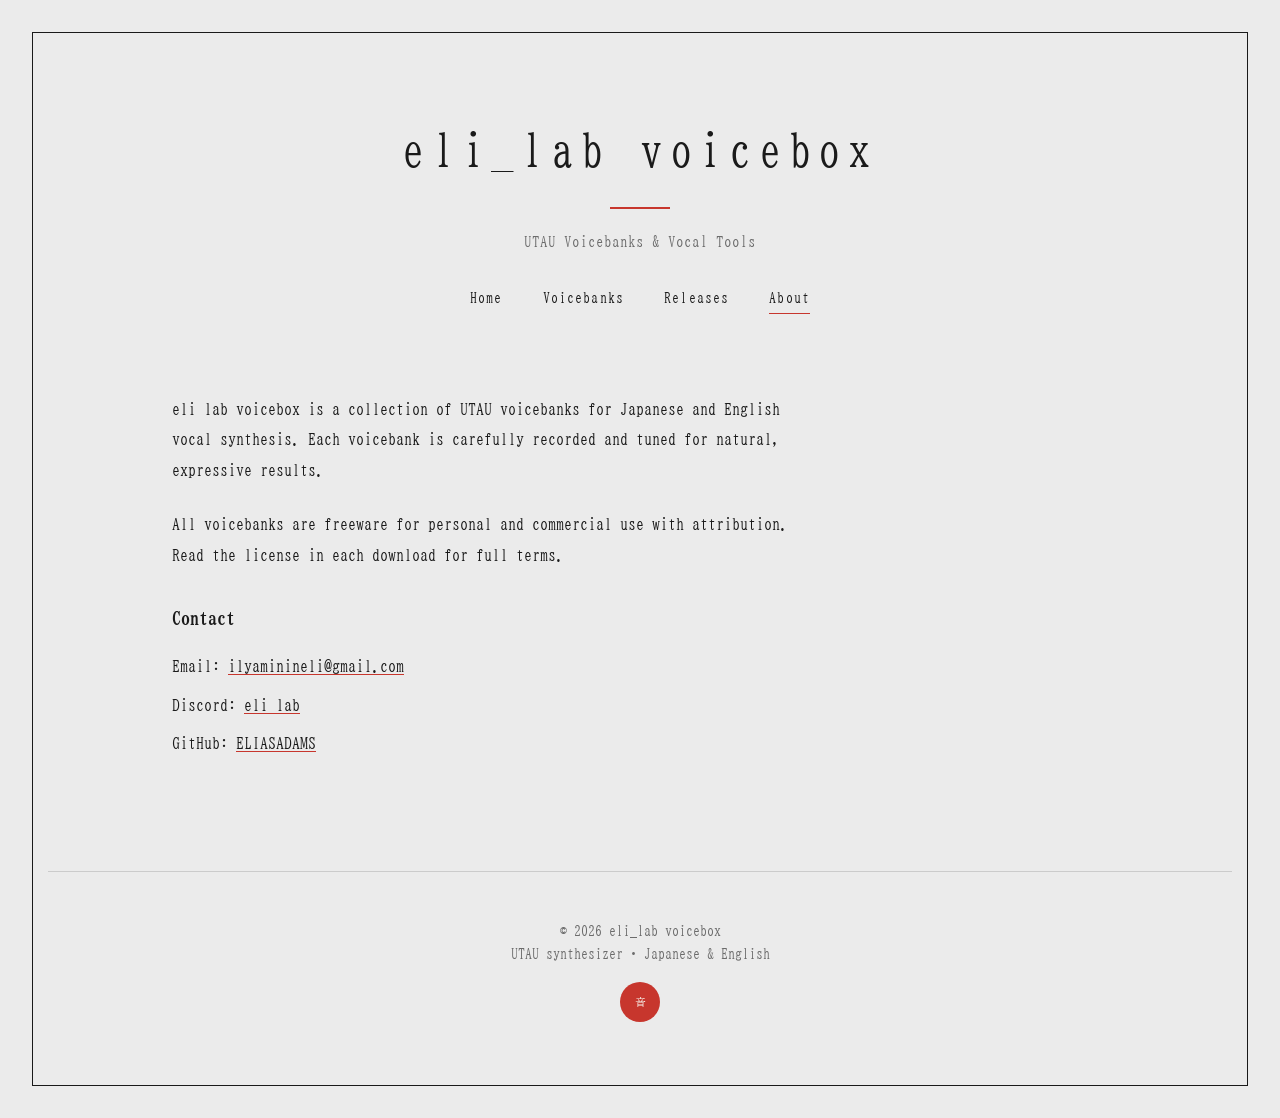
<file: about.html>
<!DOCTYPE html>
<html lang="en">

<head>
    <meta charset="UTF-8">
    <meta name="viewport" content="width=device-width,initial-scale=1.0">
    <title>About — eli_lab voicebox</title>
    <link rel="preconnect" href="https://fonts.googleapis.com">
    <link rel="preconnect" href="https://fonts.gstatic.com" crossorigin>
    <link href="https://fonts.googleapis.com/css2?family=BIZ+UDMincho&display=swap" rel="stylesheet">
    <link rel="stylesheet" href="assets/css/style.css">
</head>

<body>
    <header>
        <h1>eli_lab voicebox</h1>
        <p class="tagline">UTAU Voicebanks & Vocal Tools</p>
        <nav>
            <a href="index.html">Home</a>
            <a href="voicebanks.html">Voicebanks</a>
            <a href="releases.html">Releases</a>
            <a href="about.html" class="active">About</a>
        </nav>
    </header>

    <main>
        <div style="max-width: 650px; line-height: 1.9;">
            <p style="margin-bottom: 1.5rem;">
                eli_lab voicebox is a collection of UTAU voicebanks for Japanese and English vocal synthesis.
                Each voicebank is carefully recorded and tuned for natural, expressive results.
            </p>
            <p style="margin-bottom: 1.5rem;">
                All voicebanks are freeware for personal and commercial use with attribution.
                Read the license in each download for full terms.
            </p>
            <h3 style="font-family: var(--font-heading); font-size: 1.1rem; margin: 2rem 0 1rem;">Contact</h3>
            <p style="margin-bottom: 0.5rem;">Email: <a href="mailto:ilyaminineli@gmail.com">ilyaminineli@gmail.com</a>
            </p>
            <p style="margin-bottom: 0.5rem;">Discord: <a href="https://discord.gg/vx7zEndReb">eli_lab</a></p>
            <p>GitHub: <a href="https://github.com/ELIASADAMS">ELIASADAMS</a></p>
        </div>
    </main>

    <footer>
        <p>© 2026 eli_lab voicebox</p>
        <p>UTAU synthesizer • Japanese & English</p>
        <div class="seal">音</div>
    </footer>

    <script src="assets/js/main.js"></script>
</body>

</html>
</file>
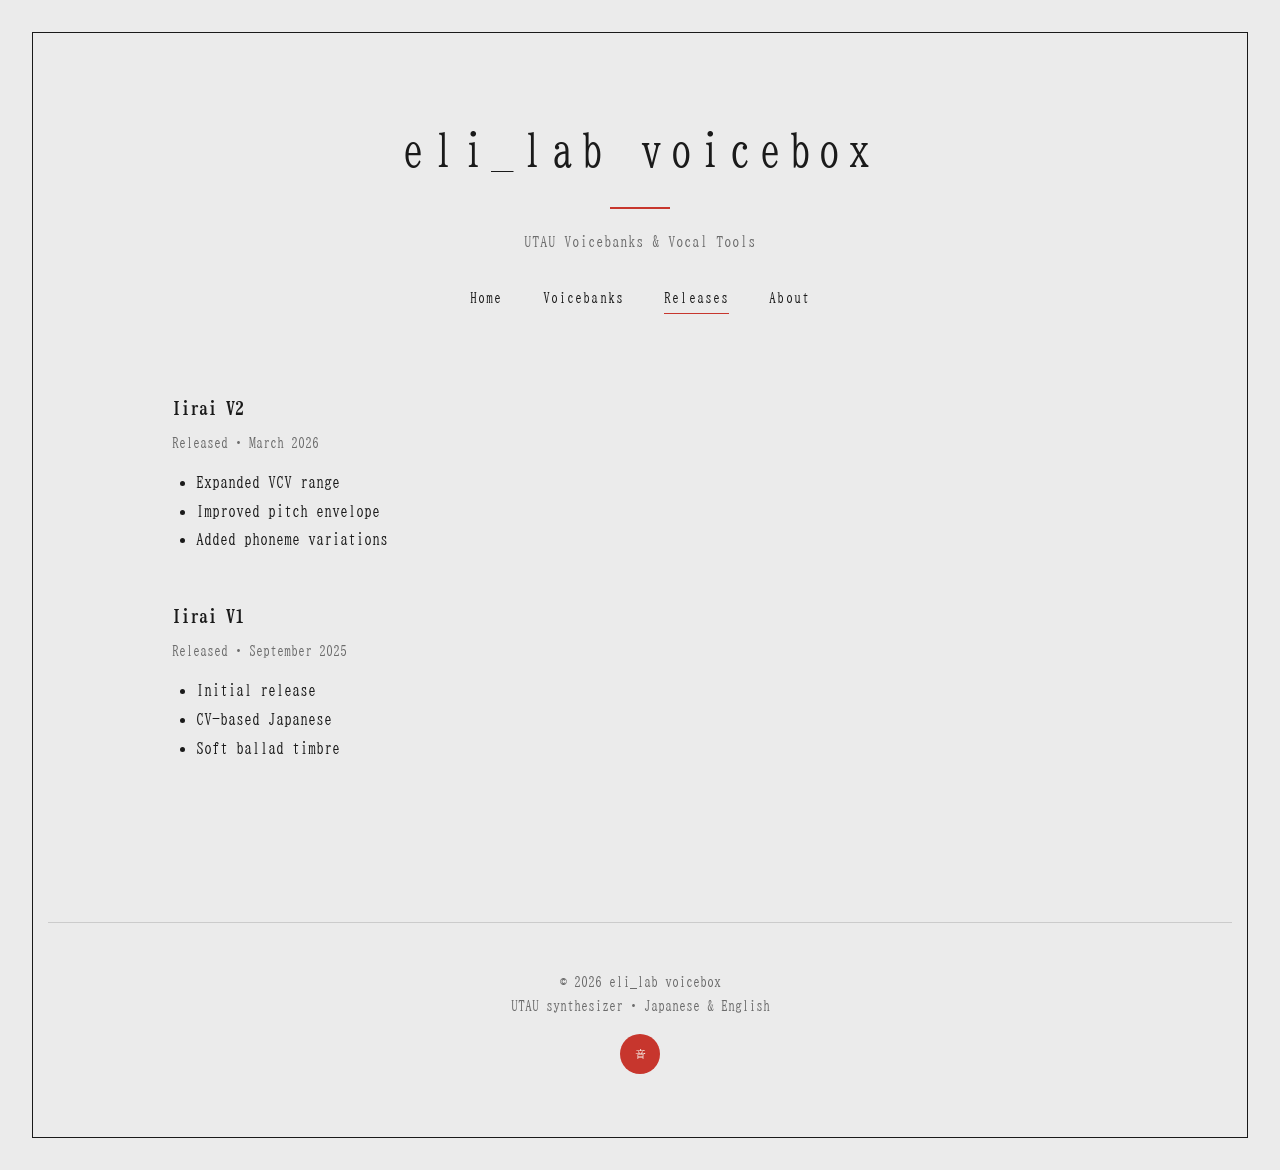
<file: releases.html>
<!DOCTYPE html>
<html lang="en">

<head>
    <meta charset="UTF-8">
    <meta name="viewport" content="width=device-width,initial-scale=1.0">
    <title>Releases — eli_lab voicebox</title>
    <link rel="preconnect" href="https://fonts.googleapis.com">
    <link rel="preconnect" href="https://fonts.gstatic.com" crossorigin>
    <link href="https://fonts.googleapis.com/css2?family=BIZ+UDMincho&display=swap" rel="stylesheet">
    <link rel="stylesheet" href="assets/css/style.css">
</head>

<body>
    <header>
        <h1>eli_lab voicebox</h1>
        <p class="tagline">UTAU Voicebanks & Vocal Tools</p>
        <nav>
            <a href="index.html">Home</a>
            <a href="voicebanks.html">Voicebanks</a>
            <a href="releases.html" class="active">Releases</a>
            <a href="about.html">About</a>
        </nav>
    </header>

    <main>
        <div style="max-width: 600px;">
            <article style="margin-bottom: 3rem;">
                <h3 style="font-family: var(--font-heading); font-size: 1.1rem; margin-bottom: 0.5rem;">Iirai V2</h3>
                <p style="color: #6b6b6b; font-size: 0.85rem; margin-bottom: 0.8rem;">Released • March 2026</p>
                <ul style="margin-left: 1.5rem; line-height: 1.8;">
                    <li>Expanded VCV range</li>
                    <li>Improved pitch envelope</li>
                    <li>Added phoneme variations</li>
                </ul>
            </article>
            <article style="margin-bottom: 3rem;">
                <h3 style="font-family: var(--font-heading); font-size: 1.1rem; margin-bottom: 0.5rem;">Iirai V1</h3>
                <p style="color: #6b6b6b; font-size: 0.85rem; margin-bottom: 0.8rem;">Released • September 2025</p>
                <ul style="margin-left: 1.5rem; line-height: 1.8;">
                    <li>Initial release</li>
                    <li>CV-based Japanese</li>
                    <li>Soft ballad timbre</li>
                </ul>
            </article>
        </div>
    </main>

    <footer>
        <p>© 2026 eli_lab voicebox</p>
        <p>UTAU synthesizer • Japanese & English</p>
        <div class="seal">音</div>
    </footer>

    <script src="assets/js/main.js"></script>
</body>

</html>
</file>
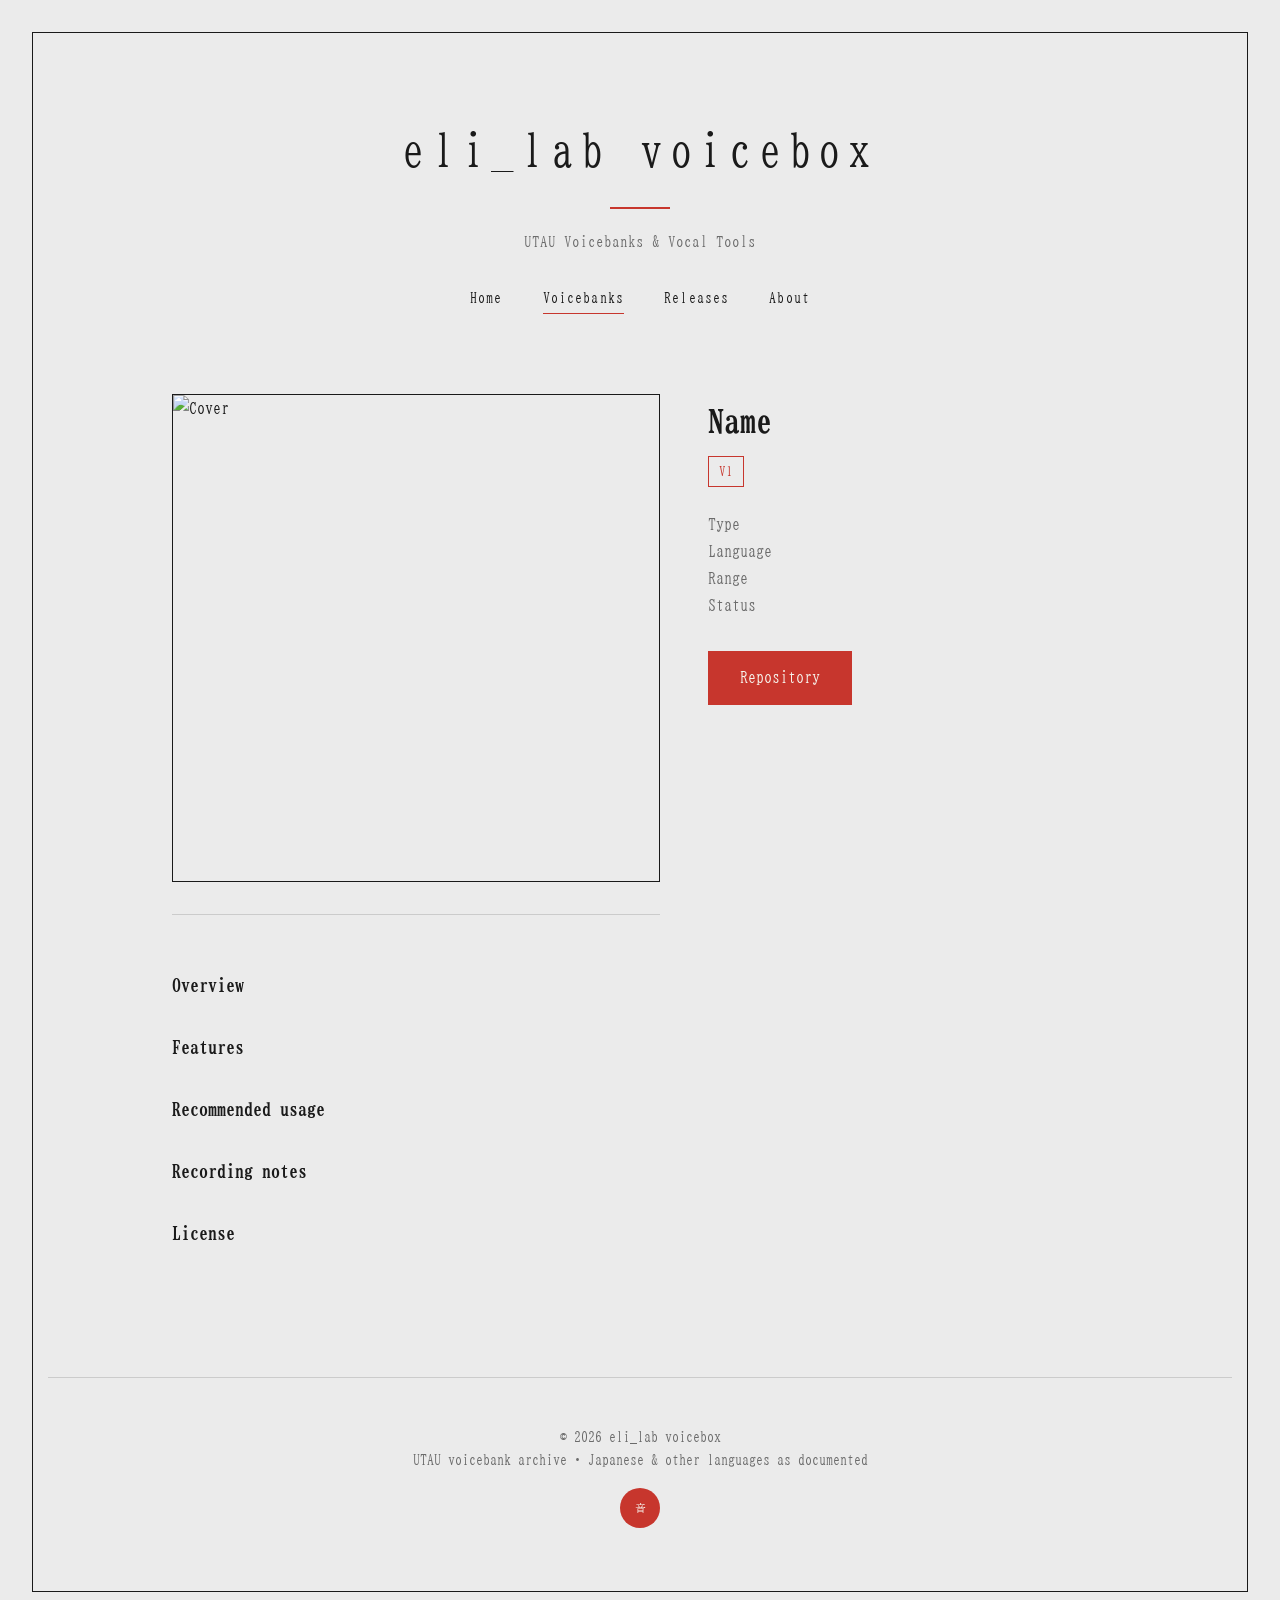
<file: voicebank.html>
<!DOCTYPE html>
<html lang="en">
<head>
    <meta charset="UTF-8">
    <meta name="viewport" content="width=device-width,initial-scale=1.0">
    <title>Voicebank — eli_lab voicebox</title>
    <link rel="preconnect" href="https://fonts.googleapis.com">
    <link rel="preconnect" href="https://fonts.gstatic.com" crossorigin>
    <link href="https://fonts.googleapis.com/css2?family=BIZ+UDMincho&display=swap" rel="stylesheet">
    <link rel="stylesheet" href="assets/css/style.css">
    <style>
        .vb-detail{display:grid;grid-template-columns:1.1fr .9fr;gap:3rem;align-items:start;max-width:1000px;margin:0 auto}
        .vb-cover{border:var(--border-thin);aspect-ratio:1;overflow:hidden;display:flex;align-items:center;justify-content:center;margin-bottom:2rem}
        .vb-cover img{width:100%;height:100%;object-fit:cover;display:block}
        .vb-wiki{border-top:1px solid rgba(26,26,26,.15);padding-top:1.5rem}
        .vb-wiki h3{font-family:var(--font-heading);font-size:1.1rem;margin:2rem 0 1rem}
        .vb-wiki ul{margin-left:1.5rem;line-height:1.7}
        .vb-wiki p{line-height:1.7;margin-bottom:1rem}
        .vb-info{position:sticky;top:2rem}.vb-info h2{font-family:var(--font-heading);font-size:2rem;margin-bottom:.5rem}
        .vb-version{display:inline-block;font-size:.8rem;color:#c7362d;border:1px solid #c7362d;padding:.2rem .6rem;margin:0 0 1.5rem}
        .vb-specs dl{display:grid;grid-template-columns:auto 1fr;gap:.5rem 1.5rem;margin:1.5rem 0}.vb-specs dt{color:#6b6b6b}.vb-specs dd{margin:0}
        .vb-desc{margin:1.5rem 0;line-height:1.8}
        .download-btn{display:inline-block;background:#c7362d;color:#f7f4ed;padding:.8rem 2rem;text-decoration:none;margin-top:.5rem}
        .download-btn:hover{opacity:.85}
        .vb-external-links{display:flex;flex-wrap:wrap;gap:1rem;margin-top:1rem}.vb-external-links a{border-bottom:1px solid #c7362d}
        @media(max-width:768px){.vb-detail{grid-template-columns:1fr}.vb-info{position:static}}
    </style>
</head>
<body>
<header><h1>eli_lab voicebox</h1><p class="tagline">UTAU Voicebanks & Vocal Tools</p><nav><a href="index.html">Home</a><a href="voicebanks.html" class="active">Voicebanks</a><a href="releases.html">Releases</a><a href="about.html">About</a></nav></header>
<main><div class="vb-detail">
<div><div class="vb-cover"><img id="vb-cover-img" alt="Cover"></div><div class="vb-wiki"><h3>Overview</h3><p id="vb-overview"></p><h3>Features</h3><ul id="vb-features"></ul><h3>Recommended usage</h3><p id="vb-usage"></p><h3>Recording notes</h3><p id="vb-recording"></p><h3>License</h3><p id="vb-license"></p><div id="vb-gallery"></div><div class="vb-external-links"><a id="vb-wiki-link" href="#" target="_blank" rel="noopener noreferrer" hidden>Wiki</a></div></div></div>
<div class="vb-info"><h2 id="vb-name">Name</h2><span class="vb-version" id="vb-version">V1</span><dl class="vb-specs"><dt>Type</dt><dd id="vb-type"></dd><dt>Language</dt><dd id="vb-language"></dd><dt>Range</dt><dd id="vb-range"></dd><dt>Status</dt><dd id="vb-status"></dd></dl><p class="vb-desc" id="vb-desc"></p><a href="#" class="download-btn" id="vb-download">Repository</a></div>
</div></main>
<footer><p>© 2026 eli_lab voicebox</p><p>UTAU voicebank archive • Japanese & other languages as documented</p><div class="seal">音</div></footer>
<script src="assets/js/main.js"></script>
</body></html>
</file>
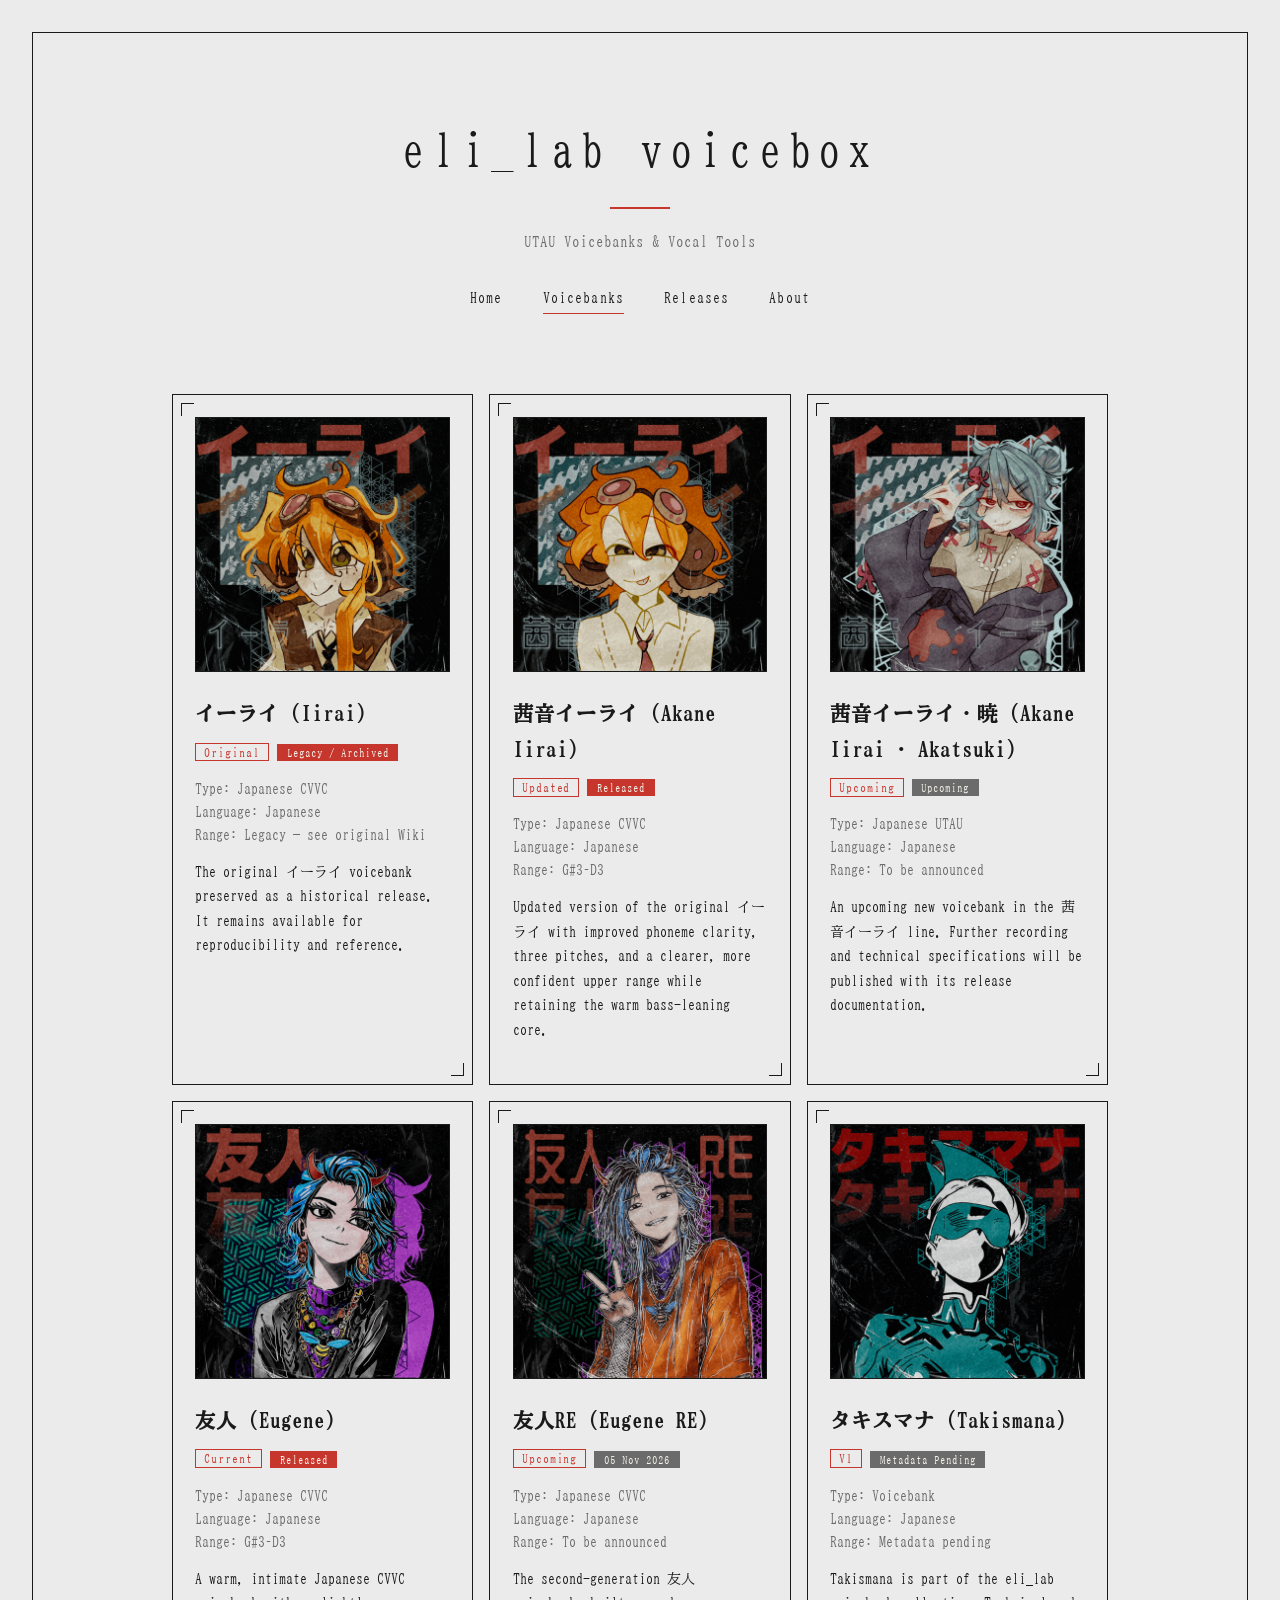
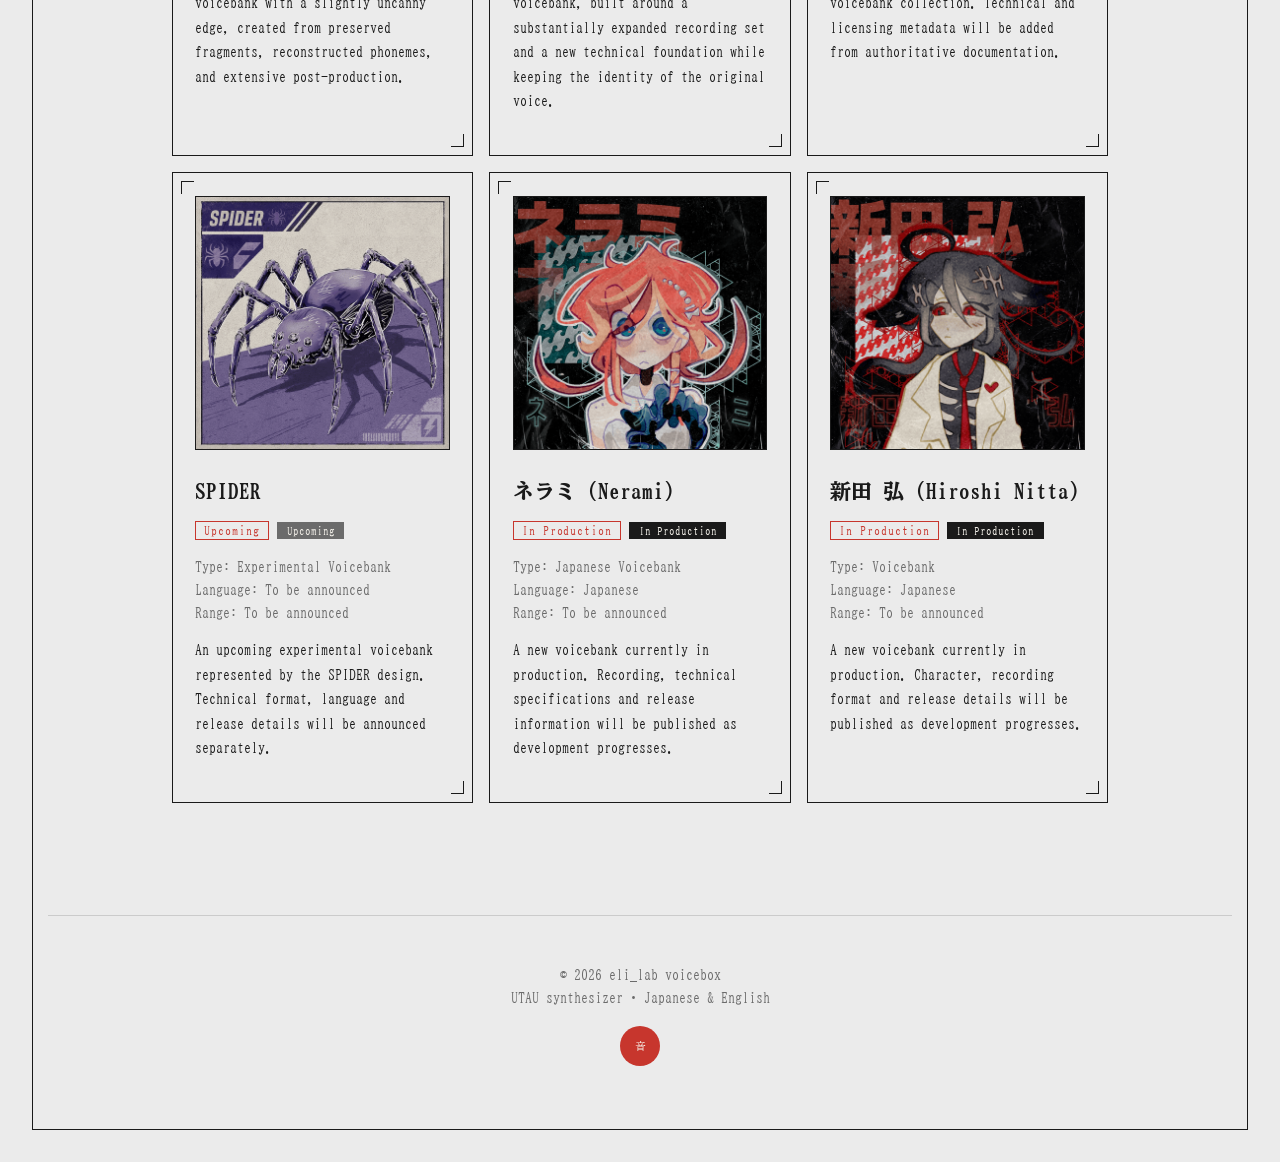
<file: voicebanks.html>
<!DOCTYPE html>
<html lang="en">

<head>
    <meta charset="UTF-8">
    <meta name="viewport" content="width=device-width,initial-scale=1.0">
    <title>Voicebanks — eli_lab voicebox</title>
    <link rel="preconnect" href="https://fonts.googleapis.com">
    <link rel="preconnect" href="https://fonts.gstatic.com" crossorigin>
    <link href="https://fonts.googleapis.com/css2?family=BIZ+UDMincho&display=swap" rel="stylesheet">
    <link rel="stylesheet" href="assets/css/style.css">
</head>

<body>
    <header>
        <h1>eli_lab voicebox</h1>
        <p class="tagline">UTAU Voicebanks & Vocal Tools</p>
        <nav>
            <a href="index.html">Home</a>
            <a href="voicebanks.html" class="active">Voicebanks</a>
            <a href="releases.html">Releases</a>
            <a href="about.html">About</a>
        </nav>
    </header>

    <main>
        <div id="voicebank-grid" class="voicebank-grid"></div>
    </main>

    <footer>
        <p>© 2026 eli_lab voicebox</p>
        <p>UTAU synthesizer • Japanese & English</p>
        <div class="seal">音</div>
    </footer>

    <script src="assets/js/main.js"></script>
</body>

</html>
</file>
<file: assets/css/style.css>
:root {
    --bg-paper:#f7f4ed; --ink-black:#1a1a1a; --vermillion:#c7362d; --indigo-muted:#4a5a6b; --sumi-gray:#6b6b6b;
    --border-thin:1px solid #1a1a1a; --border-subtle:1px solid rgba(26,26,26,.15); --frame-offset:2rem;
    --font-family-base:system-ui,-apple-system,BlinkMacSystemFont,"Segoe UI",sans-serif;
    --font-display:"Hiragino Maru Gothic ProN","Yu Mincho","Noto Serif JP",sans-serif;
    --font-body:"BIZ UDMincho",system-ui,sans-serif;
    --radius-sm:6px; --radius-md:12px; --radius-lg:14px; --radius-xl:16px; --radius-full:999px;
    --paper-color:#f5efe8;
}

*{margin:0;padding:0;box-sizing:border-box}
html,body{max-width:100%;overflow-x:hidden}
body{color:#1a1a1a;font-family:var(--font-body);line-height:1.7;min-height:100vh;margin:0;position:relative;padding:3rem;background:#ebebeb url("https://www.transparenttextures.com/patterns/sandpaper.png")}
main,.body,.download-link,.wiki-button,.wiki-infobox,.audio-preview,.footer_container,.info-box,.contact-card .timeline-date,.site-title-block{background:#ebebeb url("https://www.transparenttextures.com/patterns/sandpaper.png")}

/* Decorative frame belongs to the page, not to the viewport. Keep it behind content so it never overlays text or artwork. */
body::before{content:"";position:absolute;top:var(--frame-offset);left:var(--frame-offset);right:var(--frame-offset);bottom:var(--frame-offset);border:1px solid #1a1a1a;pointer-events:none;z-index:0}
body>header,body>main,body>footer{position:relative;z-index:1}

a{color:#1a1a1a;text-decoration:none;border-bottom:1px solid #c7362d}a:hover{opacity:.7}
header{padding:4rem 2rem 3rem;text-align:center;max-width:900px;margin:0 auto}
header h1{font-family:var(--font-body);font-size:2.8rem;font-weight:400;letter-spacing:.15em;margin-bottom:.5rem;overflow-wrap:anywhere}
header h1::after{content:"";display:block;width:60px;height:2px;background:#c7362d;margin:1.2rem auto 0}
.tagline{font-size:.95rem;color:#6b6b6b;margin-top:1.2rem;font-weight:300}
nav{margin-top:2rem;display:flex;justify-content:center;gap:2.5rem;flex-wrap:wrap}nav a{font-size:.9rem;letter-spacing:.08em;border-bottom:none;position:relative;padding-bottom:.2rem}
nav a::after{content:"";position:absolute;bottom:0;left:50%;width:0;height:1px;background:#c7362d;transition:width .2s}nav a.active::after,nav a:hover::after{width:100%;left:0}
main{width:100%;max-width:1000px;margin:0 auto;padding:2rem 2rem 4rem}
.section-title{font-family:var(--font-body);font-size:1.5rem;margin-bottom:2rem;padding-left:1.2rem;position:relative}.section-title::before{content:"";position:absolute;left:0;top:50%;transform:translateY(-50%);width:4px;height:1.8em;background:#c7362d}
.voicebank-grid{display:grid;grid-template-columns:repeat(auto-fit,minmax(280px,1fr));gap:1rem}.voicebank-card{border:var(--border-thin);padding:1.4rem;position:relative;transition:transform .2s,box-shadow .2s;text-decoration:none;display:block;min-width:0}.voicebank-card:hover{transform:translateY(-3px);box-shadow:0 4px 12px rgba(26,26,26,.08)}
.voicebank-card::before,.voicebank-card::after{content:"";position:absolute;width:12px;height:12px;border:1px solid #1a1a1a}.voicebank-card::before{top:8px;left:8px;border-right:none;border-bottom:none}.voicebank-card::after{bottom:8px;right:8px;border-left:none;border-top:none}
.card-header h2{font-family:var(--font-body);font-size:1.3rem;margin-bottom:.4rem}.version{font-size:.75rem;color:#c7362d;border:1px solid #c7362d;padding:.15rem .5rem;letter-spacing:.08em}.status-badge{font-size:.7rem;padding:.2rem .6rem;margin-left:.5rem}.status-released{background:#c7362d;color:#f7f4ed}.status-beta{background:#4a5a6b;color:#f7f4ed}.status-upcoming{background:#6b6b6b;color:#f7f4ed}.status-production{background:#1a1a1a;color:#f7f4ed}
.card-meta{font-size:.85rem;color:#6b6b6b;margin:.8rem 0}.card-meta span{display:block}.card-desc{font-size:.9rem;margin-bottom:1.2rem}.card-link{font-size:.85rem;border-bottom:1px solid #c7362d}
footer{text-align:center;padding:3rem 2rem;border-top:var(--border-subtle);margin-top:3rem;font-size:.85rem;color:#6b6b6b}.seal{display:inline-block;width:40px;height:40px;background:#c7362d;color:#f7f4ed;border-radius:50%;line-height:40px;font-size:.7rem;margin-top:1rem}

/* Detail pages */
.vb-detail,.vb-detail>div,.vb-info,.vb-wiki{min-width:0;max-width:100%}.vb-detail{display:grid;grid-template-columns:1.1fr .9fr;gap:3rem;align-items:start;max-width:1000px;margin:0 auto}
.vb-cover{width:100%;max-width:100%;border:var(--border-thin);aspect-ratio:1;overflow:hidden;display:flex;align-items:center;justify-content:center;margin-bottom:2rem}.vb-cover img{width:100%;height:100%;max-width:100%;object-fit:cover;display:block}
.vb-wiki{border-top:1px solid rgba(26,26,26,.15);padding-top:1.5rem}.vb-wiki h3{font-family:var(--font-heading);font-size:1.1rem;margin:2rem 0 1rem}.vb-wiki ul{margin-left:1.5rem;line-height:1.7}.vb-wiki p{line-height:1.7;margin-bottom:1rem}
.vb-info{position:sticky;top:2rem}.vb-info h2{font-family:var(--font-heading);font-size:2rem;margin-bottom:.5rem;overflow-wrap:anywhere}.vb-version{display:inline-block;font-size:.8rem;color:#c7362d;border:1px solid #c7362d;padding:.2rem .6rem;margin:0 0 1.5rem}.vb-specs dl{display:grid;grid-template-columns:auto 1fr;gap:.5rem 1.5rem;margin:1.5rem 0}.vb-specs dt{color:#6b6b6b}.vb-specs dd{margin:0}.vb-desc{margin:1.5rem 0;line-height:1.8}.download-btn{display:inline-block;background:#c7362d;color:#f7f4ed;padding:.8rem 2rem;text-decoration:none;margin-top:.5rem}.download-btn:hover{opacity:.85}.vb-external-links{display:flex;flex-wrap:wrap;gap:1rem;margin-top:1rem}.vb-external-links a{border-bottom:1px solid #c7362d}

/* Gallery stays contained inside the detail column. */
.vb-gallery-scroll{display:flex;align-items:center;gap:.6rem;margin:1.5rem 0;width:100%;min-width:0}.vb-gallery-btn{flex:0 0 auto;width:2.2rem;height:2.2rem;border:1px solid #1a1a1a;background:#f7f4ed;color:#1a1a1a;font-size:1.2rem;line-height:1;cursor:pointer;display:flex;align-items:center;justify-content:center;border-radius:4px;user-select:none}.vb-gallery-btn:hover{background:#c7362d;color:#f7f4ed;border-color:#c7362d}
.vb-gallery-track{display:flex;gap:1rem;overflow-x:auto;scroll-behavior:smooth;scroll-snap-type:x mandatory;padding:.2rem .2rem .6rem;flex:1 1 auto;min-width:0;width:auto}.vb-gallery-track::-webkit-scrollbar{height:6px}.vb-gallery-track::-webkit-scrollbar-thumb{background:#6b6b6b;border-radius:3px}.vb-gallery-item{flex:0 0 240px;width:240px;max-width:240px;scroll-snap-align:start;text-align:center}.vb-gallery-item img{width:100%;height:240px;object-fit:cover;border:1px solid #1a1a1a;display:block}.vb-gallery-caption{font-size:.8rem;color:#6b6b6b;margin-top:.4rem}

@media(max-width:768px){
    body{padding:var(--frame-offset)}
    header{padding:3rem 0 2rem;max-width:100%}
    header h1{font-size:clamp(1.55rem,8vw,2.2rem);letter-spacing:.08em}
    nav{gap:1.25rem}
    main{width:100%;max-width:none;padding:1.5rem 0 3rem}
    .voicebank-grid{grid-template-columns:1fr}
    .vb-detail{grid-template-columns:1fr;gap:2rem;width:100%}
    .vb-info{position:static}
    .vb-cover{width:100%;margin-left:0;margin-right:0}
    .vb-gallery-track{width:auto;max-width:none}
    .vb-gallery-item{flex-basis:min(240px,72vw);width:min(240px,72vw);max-width:min(240px,72vw)}
    .vb-gallery-item img{height:auto;aspect-ratio:1}
    .vb-external-links{gap:.75rem}
}
</file>
